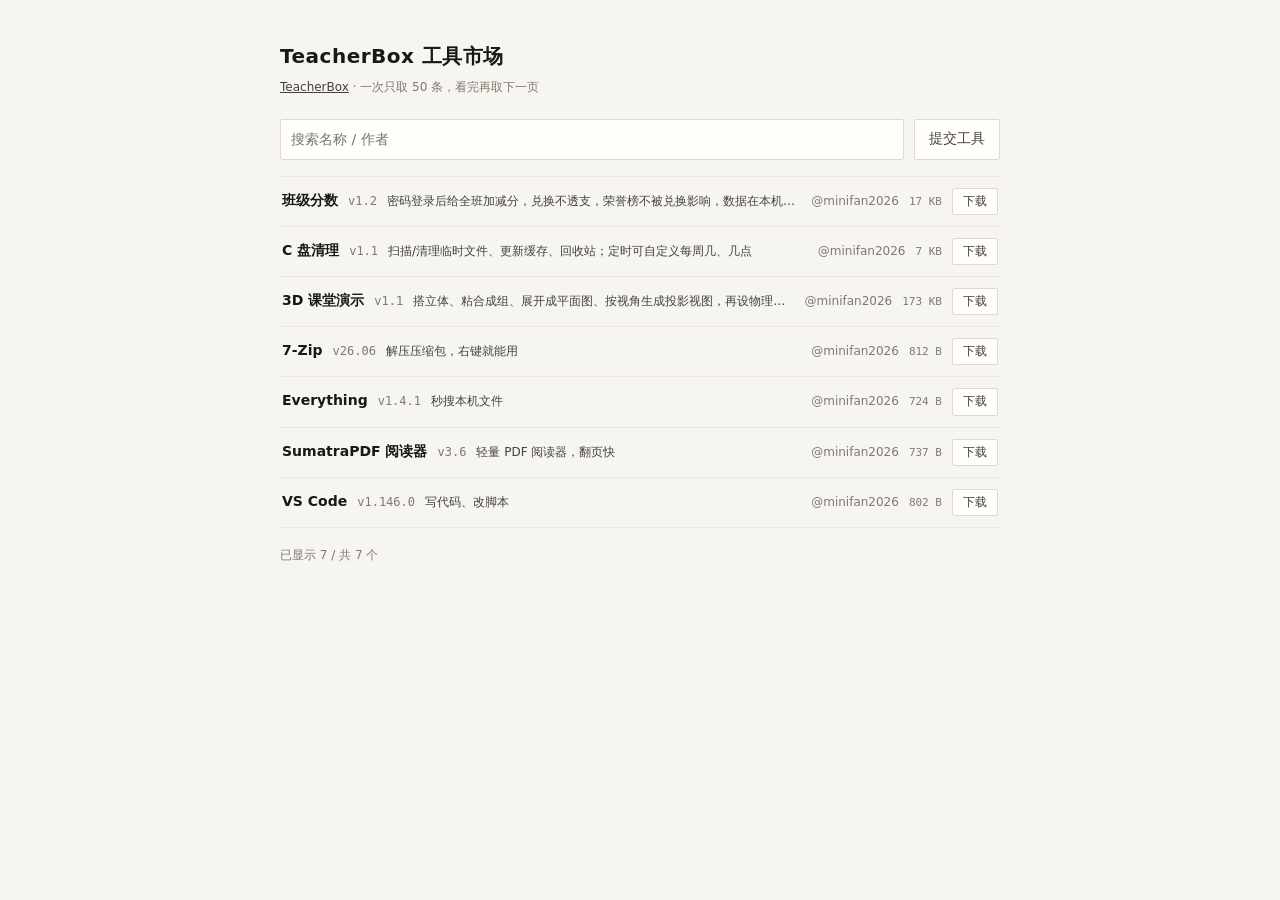
<file: index.html>
<!DOCTYPE html>
<html lang="zh-CN">
<head>
<meta charset="utf-8">
<meta name="viewport" content="width=device-width, initial-scale=1">
<title>TeacherBox 工具市场</title>
<link rel="stylesheet" href="assets/style.css">
</head>
<body>
<main class="page">
  <header class="head">
    <h1>TeacherBox 工具市场</h1>
    <p class="sub"><a href="https://github.com/minifan2026/TeacherBox">TeacherBox</a> · 一次只取 50 条，看完再取下一页</p>
  </header>

  <div class="bar">
    <input id="q" type="search" placeholder="搜索名称 / 作者" autocomplete="off">
    <a class="btn" id="submit" href="https://github.com/minifan2026/TeacherBoxWeb/issues/new?labels=tool-submission">提交工具</a>
  </div>

  <ul id="list" class="list"></ul>
  <div id="empty" class="empty hidden">还没有工具。第一个可以是你写的。</div>

  <div class="more">
    <button id="more" class="btn hidden">加载更多</button>
    <span id="stat" class="stat"></span>
  </div>

  <div id="err" class="err hidden"></div>
</main>
<script src="assets/app.js"></script>
</body>
</html>
</file>
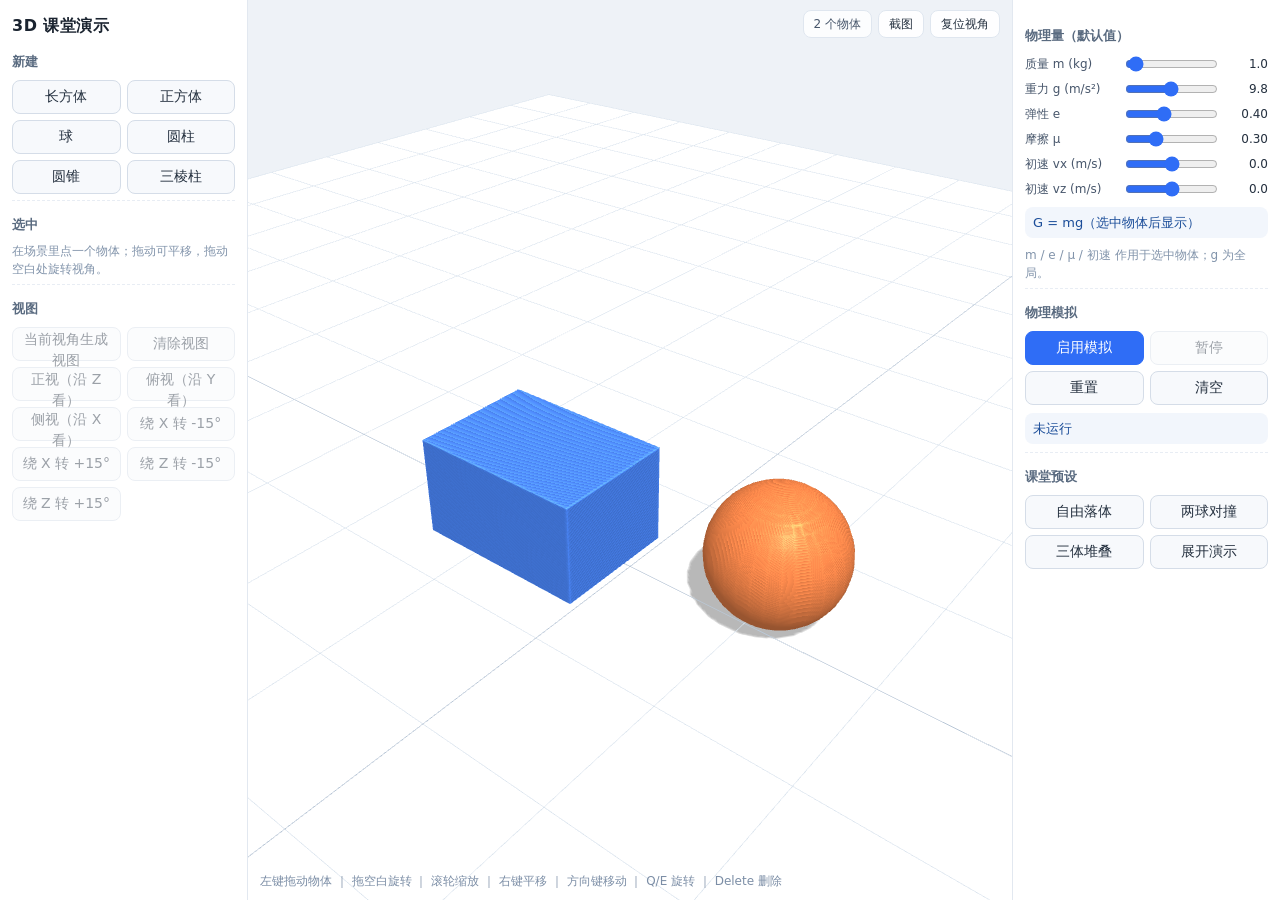
<file: packages/model3d/index.html>
<!DOCTYPE html>
<html lang="zh-CN">
<head>
<meta charset="utf-8">
<title>3D 课堂演示</title>
<link rel="stylesheet" href="style.css">
</head>
<body>
<div id="app">
  <aside id="left">
    <h1>3D 课堂演示</h1>

    <section>
      <h2>新建</h2>
      <div class="grid2">
        <button class="btn" data-add="box">长方体</button>
        <button class="btn" data-add="cube">正方体</button>
        <button class="btn" data-add="sphere">球</button>
        <button class="btn" data-add="cylinder">圆柱</button>
        <button class="btn" data-add="cone">圆锥</button>
        <button class="btn" data-add="prism">三棱柱</button>
      </div>
    </section>

    <section id="selPanel" class="hidden">
      <h2>选中：<span id="selTitle">—</span></h2>
      <div class="row"><label>位置 X</label><input id="posX" type="range" min="-5" max="5" step="0.05"><span class="val" id="posXv">0</span></div>
      <div class="row"><label>高度 Y</label><input id="posY" type="range" min="0" max="5" step="0.05"><span class="val" id="posYv">0</span></div>
      <div class="row"><label>位置 Z</label><input id="posZ" type="range" min="-5" max="5" step="0.05"><span class="val" id="posZv">0</span></div>
      <div class="row"><label>绕 Y 转</label><input id="rotY" type="range" min="-180" max="180" step="1"><span class="val" id="rotYv">0</span></div>
      <div class="grid2" style="margin-top:6px">
        <button class="btn" id="btnRotL">左转 15°</button>
        <button class="btn" id="btnRotR">右转 15°</button>
        <button class="btn" id="btnGlue">粘合成组</button>
        <button class="btn" id="btnUnglue">拆开</button>
        <button class="btn" id="btnUnfold">展开为平面图</button>
        <button class="btn" id="btnFold">折叠回立体</button>
        <button class="btn danger" id="btnDel">删除</button>
        <button class="btn" id="btnDup">复制</button>
      </div>
      <p class="tip">按住 Shift 点选可多选，再点「粘合成组」。</p>
    </section>

    <section id="nonePanel">
      <h2>选中</h2>
      <p class="tip">在场景里点一个物体；拖动可平移，拖动空白处旋转视角。</p>
    </section>

    <section>
      <h2>视图</h2>
      <div class="grid2">
        <button class="btn" id="btnView">当前视角生成视图</button>
        <button class="btn" id="btnViewQ">清除视图</button>
        <button class="btn" id="btnViewF">正视（沿 Z 看）</button>
        <button class="btn" id="btnViewT">俯视（沿 Y 看）</button>
        <button class="btn" id="btnViewS">侧视（沿 X 看）</button>
        <button class="btn" id="btnVxL">绕 X 转 -15°</button>
        <button class="btn" id="btnVxR">绕 X 转 +15°</button>
        <button class="btn" id="btnVzL">绕 Z 转 -15°</button>
        <button class="btn" id="btnVzR">绕 Z 转 +15°</button>
      </div>
    </section>
  </aside>

  <main id="stage">
    <canvas id="view"></canvas>
    <div id="topbar">
      <span id="stat">0 个物体</span>
      <button class="mini" id="btnShot">截图</button>
      <button class="mini" id="btnHome">复位视角</button>
    </div>
    <div id="hud">左键拖动物体 ｜ 拖空白旋转 ｜ 滚轮缩放 ｜ 右键平移 ｜ 方向键移动 ｜ Q/E 旋转 ｜ Delete 删除</div>
  </main>

  <aside id="right">
    <section>
      <h2>物理量（默认值）</h2>
      <div class="row"><label>质量 m (kg)</label><input id="mass" type="range" min="0.1" max="20" step="0.1" value="1"><span class="val" id="massv">1.0</span></div>
      <div class="row"><label>重力 g (m/s²)</label><input id="grav" type="range" min="0" max="20" step="0.1" value="9.8"><span class="val" id="gravv">9.8</span></div>
      <div class="row"><label>弹性 e</label><input id="rest" type="range" min="0" max="1" step="0.01" value="0.4"><span class="val" id="restv">0.40</span></div>
      <div class="row"><label>摩擦 μ</label><input id="fric" type="range" min="0" max="1" step="0.01" value="0.3"><span class="val" id="fricv">0.30</span></div>
      <div class="row"><label>初速 vx (m/s)</label><input id="v0x" type="range" min="-6" max="6" step="0.1" value="0"><span class="val" id="v0xv">0.0</span></div>
      <div class="row"><label>初速 vz (m/s)</label><input id="v0z" type="range" min="-6" max="6" step="0.1" value="0"><span class="val" id="v0zv">0.0</span></div>
      <p class="calc" id="gforce">G = mg = 9.80 N</p>
      <p class="tip">m / e / μ / 初速 作用于选中物体；g 为全局。</p>
    </section>

    <section>
      <h2>物理模拟</h2>
      <div class="grid2">
        <button class="btn primary" id="btnPlay">启用模拟</button>
        <button class="btn" id="btnPause">暂停</button>
        <button class="btn" id="btnReset">重置</button>
        <button class="btn" id="btnClear">清空</button>
      </div>
      <p class="calc" id="simInfo">未运行</p>
    </section>

    <section>
      <h2>课堂预设</h2>
      <div class="grid2">
        <button class="btn" id="btnP1">自由落体</button>
        <button class="btn" id="btnP2">两球对撞</button>
        <button class="btn" id="btnP3">三体堆叠</button>
        <button class="btn" id="btnP4">展开演示</button>
      </div>
    </section>
  </aside>
</div>
<div id="toast"></div>
<script src="lib/three.min.js"></script>
<script src="app.js"></script>
</body>
</html>
</file>
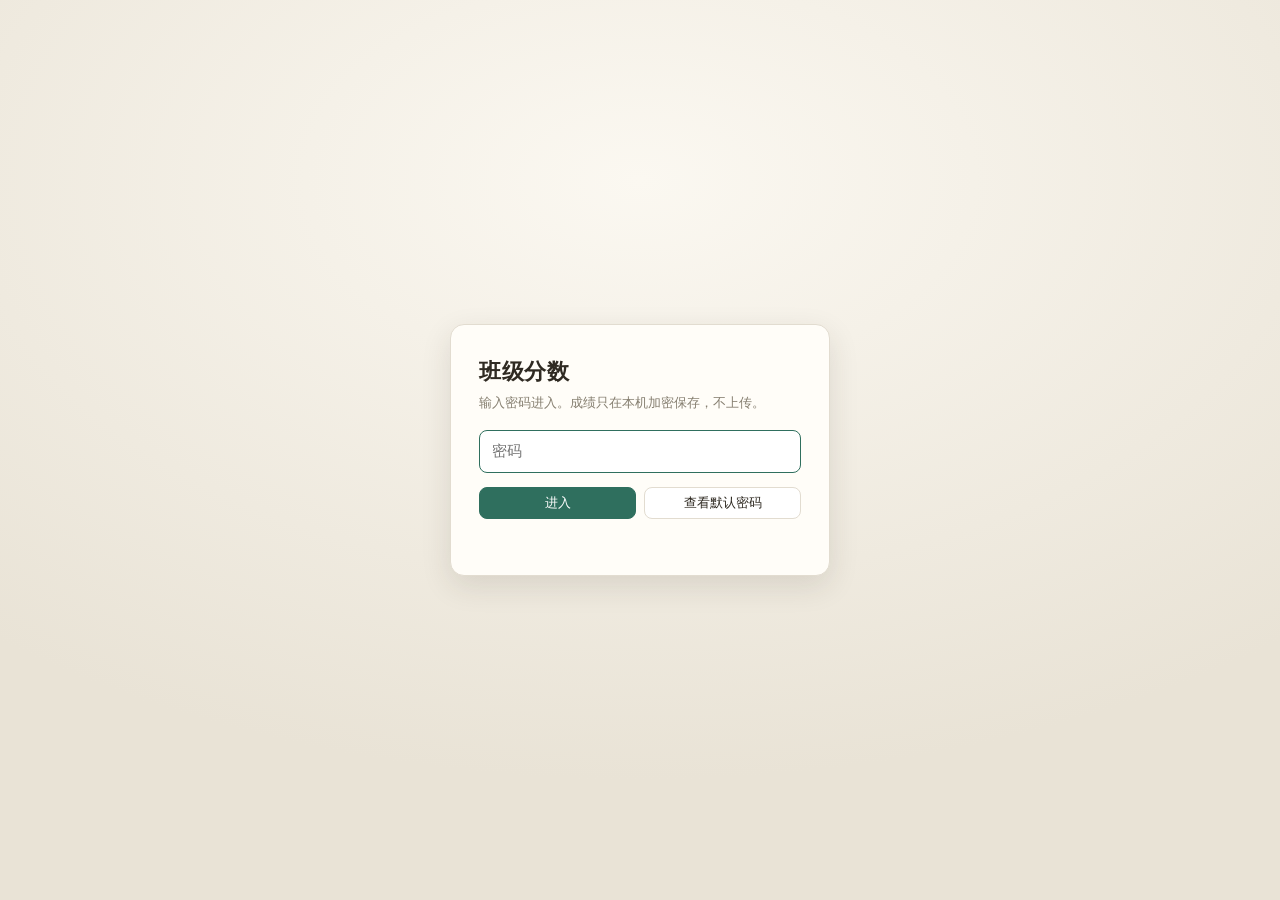
<file: packages/score/index.html>
<!DOCTYPE html>
<html lang="zh-CN">
<head>
<meta charset="utf-8">
<title>班级分数</title>
<link rel="stylesheet" href="style.css">
</head>
<body>

<!-- 登录 -->
<div id="gate" class="gate">
  <div class="gate-card">
    <h1>班级分数</h1>
    <p class="gate-sub">输入密码进入。成绩只在本机加密保存，不上传。</p>
    <input id="pw" type="password" class="pw" placeholder="密码" autocomplete="off">
    <div class="gate-actions">
      <button class="btn primary" id="btnEnter">进入</button>
      <button class="btn" id="btnShowDefault">查看默认密码</button>
    </div>
    <div id="gateHint" class="gate-hint"></div>
  </div>
</div>

<!-- 首次录入名单 -->
<div id="setup" class="hidden">
  <div class="setup-card">
    <h1>录入名单</h1>
    <p class="gate-sub">每行一个人。选「学号 名称」会按学号升序排好再录入；选「只有名称」按名称升序。</p>
    <div class="seg" id="modeSeg">
      <button class="seg-btn on" data-mode="id">学号 名称</button>
      <button class="seg-btn" data-mode="name">只有名称</button>
    </div>
    <textarea id="rosterText" spellcheck="false" placeholder="例如：&#10;03 张三&#10;01 李四&#10;12 王五"></textarea>
    <div class="setup-foot">
      <span id="rosterInfo" class="hint">0 人</span>
      <button class="btn primary" id="btnMakeRoster">建立名单</button>
    </div>
  </div>
</div>

<!-- 主界面 -->
<div id="main" class="hidden">
  <header class="bar">
    <div class="bar-left">
      <span class="brand">班级分数</span>
      <span id="stat" class="stat">0 人</span>
    </div>
    <div class="bar-right">
      <label class="switch" title="分数高的排到最前面">
        <input type="checkbox" id="chkDynamic">
        <span>动态排序</span>
      </label>
      <button class="btn" id="btnHonor">荣誉榜</button>
      <button class="btn" id="btnRedeem">兑换</button>
      <button class="btn" id="btnExport">导出 CSV</button>
      <button class="btn" id="btnSettings">设置</button>
      <button class="btn ghost" id="btnLock">锁定</button>
    </div>
  </header>

  <div class="toolbar">
    <input id="filter" class="filter" placeholder="搜名字或学号">
    <span id="sumInfo" class="hint"></span>
  </div>

  <div class="batch hidden" id="batchBar">
    <span id="batchInfo">已选 0 人</span>
    <input id="batchVal" type="number" class="num" value="1" step="0.5">
    <input id="batchReason" class="reason" placeholder="原因（可空，如 课堂发言）">
    <button class="btn primary" id="btnBatchAdd">加分</button>
    <button class="btn danger" id="btnBatchSub">减分</button>
    <button class="btn ghost" id="btnBatchClear">取消选择</button>
  </div>

  <div class="table-wrap">
    <table id="grid">
      <thead>
        <tr>
          <th class="c-chk"><input type="checkbox" id="chkAll" title="全选"></th>
          <th class="c-rank">名次</th>
          <th class="c-name">姓名</th>
          <th class="c-id">学号</th>
          <th class="c-num">荣誉分</th>
          <th class="c-num">已兑换</th>
          <th class="c-num">余额</th>
          <th class="c-ops">操作</th>
        </tr>
      </thead>
      <tbody id="rows"></tbody>
    </table>
  </div>

  <p class="foot">荣誉分 = 加分/减分累计（荣誉榜、倒数都按它算，减分可以扣成负数）；余额 = 荣誉分 − 已兑换，兑换不能让余额变负。</p>
</div>

<!-- 通用弹窗 -->
<div id="modal" class="modal hidden">
  <div class="modal-card">
    <div class="modal-head">
      <h2 id="modalTitle">标题</h2>
      <button class="x" id="modalClose">×</button>
    </div>
    <div id="modalBody" class="modal-body"></div>
  </div>
</div>

<div id="toast"></div>
<pre id="selftest"></pre>

<script src="app.js"></script>
</body>
</html>
</file>
<file: assets/style.css>
:root {
  --paper: #f6f5f1;
  --panel: #fffefb;
  --ink: #191813;
  --ink2: #45423a;
  --weak: #807a6d;
  --line: #ded9cc;
  --line2: #ebe7dc;
  --red: #b03a2c;
  --green: #2c6a45;
}

* { box-sizing: border-box; }

body {
  margin: 0;
  background: var(--paper);
  color: var(--ink);
  font: 14px/1.6 "Segoe UI", "Microsoft YaHei", system-ui, sans-serif;
}

.page {
  max-width: 760px;
  margin: 0 auto;
  padding: 40px 20px 64px;
}

.head h1 {
  margin: 0 0 6px;
  font-size: 20px;
  font-weight: 600;
  letter-spacing: .5px;
}

.sub {
  margin: 0 0 22px;
  color: var(--weak);
  font-size: 12px;
}

.sub a { color: var(--ink2); }

.bar {
  display: flex;
  gap: 10px;
  margin-bottom: 16px;
}

#q {
  flex: 1;
  padding: 8px 10px;
  border: 1px solid var(--line);
  border-radius: 2px;
  background: var(--panel);
  color: var(--ink);
  font: inherit;
  outline: none;
}

#q:focus { border-color: var(--weak); }

.btn {
  display: inline-block;
  padding: 7px 14px;
  border: 1px solid var(--line);
  border-radius: 2px;
  background: var(--panel);
  color: var(--ink2);
  font: inherit;
  text-decoration: none;
  cursor: pointer;
}

.btn:hover { border-color: var(--weak); }

.list {
  list-style: none;
  margin: 0;
  padding: 0;
  border-top: 1px solid var(--line2);
}

.row {
  display: flex;
  align-items: baseline;
  gap: 10px;
  padding: 11px 2px;
  border-bottom: 1px solid var(--line2);
}

.name {
  font-weight: 600;
  font-size: 14px;
}

.chip {
  padding: 0 5px;
  border: 1px solid var(--red);
  border-radius: 2px;
  color: var(--red);
  font-size: 11px;
  line-height: 17px;
}

.ver {
  color: var(--weak);
  font-size: 12px;
  font-family: Consolas, monospace;
}

.desc {
  flex: 1;
  min-width: 0;
  overflow: hidden;
  text-overflow: ellipsis;
  white-space: nowrap;
  color: var(--ink2);
  font-size: 12px;
}

.author {
  color: var(--weak);
  font-size: 12px;
}

.size {
  color: var(--weak);
  font-size: 11px;
  font-family: Consolas, monospace;
}

.dl {
  padding: 3px 10px;
  border: 1px solid var(--line);
  border-radius: 2px;
  background: var(--panel);
  color: var(--ink2);
  font-size: 12px;
  text-decoration: none;
}

.dl:hover { border-color: var(--green); color: var(--green); }

.more {
  display: flex;
  align-items: center;
  gap: 12px;
  margin-top: 18px;
}

.stat { color: var(--weak); font-size: 12px; }

.empty, .err {
  padding: 14px 0;
  color: var(--weak);
  font-size: 13px;
}

.err { color: var(--red); }

.hidden { display: none; }
</file>
<file: packages/model3d/style.css>
* { box-sizing: border-box; }
html, body { margin: 0; height: 100%; overflow: hidden; }
body {
  font: 14px/1.5 "Microsoft YaHei", "Segoe UI", system-ui, sans-serif;
  color: #1b2430;
  background: #eef2f7;
  user-select: none;
}
#app { display: grid; grid-template-columns: 248px 1fr 268px; height: 100vh; }

#left, #right {
  background: #fff;
  border-right: 1px solid #e2e8f0;
  padding: 12px;
  overflow-y: auto;
}
#right { border-right: 0; border-left: 1px solid #e2e8f0; }

h1 { font-size: 16px; margin: 2px 0 12px; letter-spacing: .5px; }
h2 { font-size: 13px; margin: 14px 0 8px; color: #5a6b80; font-weight: 600; }

section { padding-bottom: 6px; border-bottom: 1px dashed #e8edf4; }
section:last-child { border-bottom: 0; }

.grid2 { display: grid; grid-template-columns: 1fr 1fr; gap: 6px; }

.btn {
  height: 34px;
  border: 1px solid #d5dde8;
  border-radius: 8px;
  background: #f7f9fc;
  color: #24303f;
  font: inherit;
  cursor: pointer;
}
.btn:hover { background: #eef3fa; border-color: #b9c7d8; }
.btn:active { transform: translateY(1px); }
.btn.primary { background: #2f6df6; border-color: #2f6df6; color: #fff; }
.btn.primary:hover { background: #2560e0; }
.btn.danger { color: #b4243a; border-color: #f0c3ca; background: #fff5f6; }
.btn:disabled { opacity: .45; cursor: not-allowed; }

.row { display: flex; align-items: center; gap: 6px; margin: 5px 0; }
.row label { width: 92px; color: #47566b; font-size: 12px; flex: none; }
.row input[type=range] { flex: 1; min-width: 0; accent-color: #2f6df6; }
.val { width: 42px; text-align: right; font-variant-numeric: tabular-nums; color: #24303f; font-size: 12px; }

.calc { margin: 8px 0 2px; padding: 6px 8px; background: #f2f6fc; border-radius: 8px; color: #1b4d99; font-size: 13px; }
.tip { margin: 8px 0 0; color: #8294ab; font-size: 12px; line-height: 1.5; }
.hidden { display: none !important; }

#stage { position: relative; overflow: hidden; }
#view { display: block; width: 100%; height: 100%; }

#topbar {
  position: absolute; top: 10px; right: 12px;
  display: flex; gap: 6px; align-items: center;
}
#stat {
  background: rgba(255,255,255,.82); border: 1px solid #dfe6ef; border-radius: 8px;
  padding: 4px 10px; font-size: 12px; color: #47566b;
}
.mini {
  height: 28px; padding: 0 10px; border-radius: 8px;
  border: 1px solid #dfe6ef; background: rgba(255,255,255,.9);
  font: inherit; font-size: 12px; color: #24303f; cursor: pointer;
}
.mini:hover { background: #fff; border-color: #b9c7d8; }

#hud {
  position: absolute; left: 12px; bottom: 10px; right: 12px;
  color: #7c8ea6; font-size: 12px; pointer-events: none;
}
#toast {
  position: fixed; left: 50%; bottom: 46px; transform: translateX(-50%);
  background: #1b2430; color: #fff; padding: 8px 16px; border-radius: 10px;
  font-size: 13px; opacity: 0; transition: opacity .2s; pointer-events: none;
}
#toast.show { opacity: 1; }
</file>
<file: packages/score/style.css>
:root {
  --bg: #f4f1e9;
  --paper: #fffdf8;
  --line: #e2dcd0;
  --ink: #2f2a22;
  --mute: #867f70;
  --accent: #2f6f5e;
  --accent-2: #3f8a74;
  --amber: #b8791f;
  --red: #b8443a;
  --green: #3f7f52;
  --shadow: 0 10px 30px rgba(47, 42, 34, .12);
}

* { box-sizing: border-box; }

html, body {
  margin: 0;
  height: 100%;
  background: var(--bg);
  color: var(--ink);
  font: 14px/1.5 -apple-system, "Segoe UI", "Microsoft YaHei", sans-serif;
}

.hidden { display: none !important; }

/* ---------------- 登录 ---------------- */
.gate {
  position: fixed;
  inset: 0;
  display: flex;
  align-items: center;
  justify-content: center;
  background: radial-gradient(1000px 600px at 50% 20%, #fbf8f1, #e9e3d6);
  z-index: 60;
}

.gate-card {
  width: 380px;
  padding: 30px 28px 24px;
  background: var(--paper);
  border: 1px solid var(--line);
  border-radius: 14px;
  box-shadow: var(--shadow);
}

.gate-card h1 { margin: 0 0 6px; font-size: 22px; letter-spacing: .5px; }
.gate-sub { margin: 0 0 18px; color: var(--mute); font-size: 12.5px; }

.pw {
  width: 100%;
  padding: 10px 12px;
  border: 1px solid var(--line);
  border-radius: 8px;
  background: #fff;
  font: 15px/1.4 var(--mono, monospace);
  outline: none;
}
.pw:focus { border-color: var(--accent); }

.gate-actions { display: flex; gap: 8px; margin-top: 14px; }
.gate-actions .btn { flex: 1; }

.gate-hint { margin-top: 12px; min-height: 20px; font-size: 12.5px; color: var(--amber); }
.gate-hint b { color: inherit; font-family: var(--mono, monospace); }

/* ---------------- 名单录入 ---------------- */
#setup {
  position: fixed;
  inset: 0;
  display: flex;
  align-items: center;
  justify-content: center;
  background: radial-gradient(1000px 600px at 50% 20%, #fbf8f1, #e9e3d6);
  z-index: 50;
}

.setup-card {
  width: 620px;
  max-width: 92vw;
  padding: 26px 26px 20px;
  background: var(--paper);
  border: 1px solid var(--line);
  border-radius: 14px;
  box-shadow: var(--shadow);
}
.setup-card h1 { margin: 0 0 6px; font-size: 20px; }

.seg { display: inline-flex; border: 1px solid var(--line); border-radius: 8px; overflow: hidden; margin: 4px 0 12px; }
.seg-btn {
  padding: 7px 14px;
  border: 0;
  background: #fff;
  color: var(--mute);
  font-size: 13px;
  cursor: pointer;
}
.seg-btn + .seg-btn { border-left: 1px solid var(--line); }
.seg-btn.on { background: var(--accent); color: #fff; }

#rosterText {
  width: 100%;
  height: 260px;
  padding: 10px 12px;
  border: 1px solid var(--line);
  border-radius: 8px;
  background: #fff;
  font: 13px/1.6 var(--mono, monospace);
  resize: vertical;
  outline: none;
}
#rosterText:focus { border-color: var(--accent); }

.setup-foot { display: flex; align-items: center; gap: 10px; margin-top: 12px; }
.setup-foot .hint { flex: 1; }

/* ---------------- 主界面 ---------------- */
.bar {
  display: flex;
  align-items: center;
  justify-content: space-between;
  gap: 12px;
  padding: 12px 18px;
  background: var(--paper);
  border-bottom: 1px solid var(--line);
  position: sticky;
  top: 0;
  z-index: 10;
}

.bar-left { display: flex; align-items: baseline; gap: 10px; }
.brand { font-size: 17px; font-weight: 600; letter-spacing: .4px; }
.stat { color: var(--mute); font-size: 12.5px; }

.bar-right { display: flex; align-items: center; gap: 8px; flex-wrap: wrap; }

.switch {
  display: inline-flex;
  align-items: center;
  gap: 6px;
  padding: 0 4px;
  color: var(--mute);
  font-size: 12.5px;
  cursor: pointer;
  user-select: none;
}
.switch input { accent-color: var(--accent); }

.btn {
  padding: 6px 12px;
  border: 1px solid var(--line);
  border-radius: 8px;
  background: #fff;
  color: var(--ink);
  font-size: 13px;
  cursor: pointer;
  transition: .12s;
}
.btn:hover { border-color: #cfc7b7; background: #fffefb; }
.btn:active { transform: translateY(1px); }
.btn.primary { background: var(--accent); border-color: var(--accent); color: #fff; }
.btn.primary:hover { background: var(--accent-2); }
.btn.danger { color: var(--red); border-color: #e6c8c3; }
.btn.danger:hover { background: #fdf3f1; }
.btn.ghost { background: transparent; color: var(--mute); }
.btn:disabled { opacity: .45; cursor: default; transform: none; }

.toolbar { display: flex; align-items: center; gap: 12px; padding: 12px 18px 0; }
.filter {
  width: 220px;
  padding: 7px 10px;
  border: 1px solid var(--line);
  border-radius: 8px;
  background: #fff;
  outline: none;
  font-size: 13px;
}
.filter:focus { border-color: var(--accent); }
.hint { color: var(--mute); font-size: 12.5px; }

.batch {
  display: flex;
  align-items: center;
  gap: 8px;
  margin: 10px 18px 0;
  padding: 8px 10px;
  background: #f0f6f3;
  border: 1px solid #cfe3da;
  border-radius: 10px;
  font-size: 13px;
}
.batch .num { width: 72px; padding: 5px 8px; border: 1px solid var(--line); border-radius: 6px; background: #fff; }
.batch .reason { flex: 1; padding: 5px 8px; border: 1px solid var(--line); border-radius: 6px; background: #fff; }

.table-wrap { margin: 12px 18px 0; background: var(--paper); border: 1px solid var(--line); border-radius: 12px; overflow: auto; max-height: calc(100vh - 200px); }

table { width: 100%; border-collapse: collapse; }
thead th {
  position: sticky;
  top: 0;
  background: #fbf9f3;
  text-align: left;
  font-weight: 600;
  font-size: 12.5px;
  color: var(--mute);
  padding: 9px 10px;
  border-bottom: 1px solid var(--line);
  white-space: nowrap;
}
tbody td { padding: 7px 10px; border-bottom: 1px solid #f0ece3; font-size: 13.5px; }
tbody tr:hover { background: #fcfaf5; }
tbody tr.top1 { background: #fdf7e8; }
tbody tr.top2 { background: #fbf8ef; }
tbody tr.top3 { background: #f9f8f3; }

.c-chk { width: 34px; }
.c-rank { width: 62px; }
.c-id { width: 96px; }
.c-num { width: 92px; text-align: right; }
.c-ops { width: 232px; text-align: right; }
td.c-num { text-align: right; font-family: var(--mono, monospace); }
td.c-rank { color: var(--mute); font-family: var(--mono, monospace); }

.name { font-weight: 500; }
.name .sub { color: var(--mute); font-size: 11.5px; font-weight: 400; }
.pts { color: var(--accent); }
.spent { color: var(--amber); }
.bal { font-weight: 600; }
.bal.low { color: var(--amber); }
.bal.neg { color: #c0392b; }

/* 兑换被拒等明确提示 */
.alert-main { font-size: 15px; font-weight: 600; margin: 2px 0 8px; color: #8a2a20; }
.alert-sub { font-size: 13px; line-height: 1.75; color: var(--mute); margin: 0; }

.mini {
  padding: 3px 8px;
  border: 1px solid var(--line);
  border-radius: 6px;
  background: #fff;
  font-size: 12px;
  cursor: pointer;
}
.mini:hover { border-color: #cfc7b7; }
.mini.plus { color: var(--green); }
.mini.minus { color: var(--red); }
.mini.more { color: var(--mute); }
.ops { display: flex; gap: 4px; justify-content: flex-end; }

.foot { margin: 10px 18px 24px; color: var(--mute); font-size: 12px; }

/* ---------------- 弹窗 ---------------- */
.modal {
  position: fixed;
  inset: 0;
  display: flex;
  align-items: center;
  justify-content: center;
  background: rgba(40, 36, 30, .35);
  z-index: 40;
}
.modal-card {
  width: 560px;
  max-width: 92vw;
  max-height: 86vh;
  display: flex;
  flex-direction: column;
  background: var(--paper);
  border-radius: 14px;
  border: 1px solid var(--line);
  box-shadow: var(--shadow);
}
.modal-head {
  display: flex;
  align-items: center;
  justify-content: space-between;
  padding: 16px 18px 10px;
  border-bottom: 1px solid var(--line);
}
.modal-head h2 { margin: 0; font-size: 17px; }
.x {
  border: 0;
  background: transparent;
  font-size: 20px;
  line-height: 1;
  color: var(--mute);
  cursor: pointer;
  padding: 2px 6px;
}
.modal-body { padding: 14px 18px 18px; overflow: auto; }

.field { margin-bottom: 12px; }
.field label { display: block; margin-bottom: 5px; color: var(--mute); font-size: 12.5px; }
.field input, .field select, .field textarea {
  width: 100%;
  padding: 8px 10px;
  border: 1px solid var(--line);
  border-radius: 8px;
  background: #fff;
  font-size: 13.5px;
  outline: none;
}
.field input:focus, .field select:focus, .field textarea:focus { border-color: var(--accent); }
.field .row2 { display: flex; gap: 10px; }
.field .row2 > * { flex: 1; }

.modal-actions { display: flex; justify-content: flex-end; gap: 8px; margin-top: 6px; }

/* 荣誉榜 */
.honor-grid { display: flex; gap: 14px; }
.honor-col { flex: 1; min-width: 0; }
.honor-col h3 { margin: 0 0 8px; font-size: 13px; color: var(--mute); font-weight: 600; }
.honor-item {
  display: flex;
  align-items: center;
  gap: 8px;
  padding: 7px 8px;
  border-bottom: 1px dashed #eee7d9;
  font-size: 13.5px;
}
.honor-item .rk { width: 26px; color: var(--mute); font-family: var(--mono, monospace); }
.honor-item .nm { flex: 1; overflow: hidden; text-overflow: ellipsis; white-space: nowrap; }
.honor-item .sc { font-family: var(--mono, monospace); color: var(--accent); }
.honor-item.top .sc { color: var(--amber); font-weight: 600; }
.honor-note { margin: 12px 0 0; color: var(--mute); font-size: 12px; }

/* 日志 */
.log-list { max-height: 240px; overflow: auto; font-size: 12.5px; }
.log-list div { padding: 4px 0; border-bottom: 1px dashed #eee7d9; color: var(--mute); }
.log-list b { color: var(--ink); font-weight: 500; }

#toast {
  position: fixed;
  left: 50%;
  bottom: 28px;
  transform: translateX(-50%) translateY(10px);
  padding: 9px 16px;
  background: rgba(47, 42, 34, .92);
  color: #fff;
  border-radius: 8px;
  font-size: 13px;
  opacity: 0;
  pointer-events: none;
  transition: .18s;
  z-index: 70;
}
#toast.show { opacity: 1; transform: translateX(-50%) translateY(0); }

#selftest { margin: 0; padding: 10px; font: 12px/1.5 monospace; white-space: pre-wrap; }
</file>
